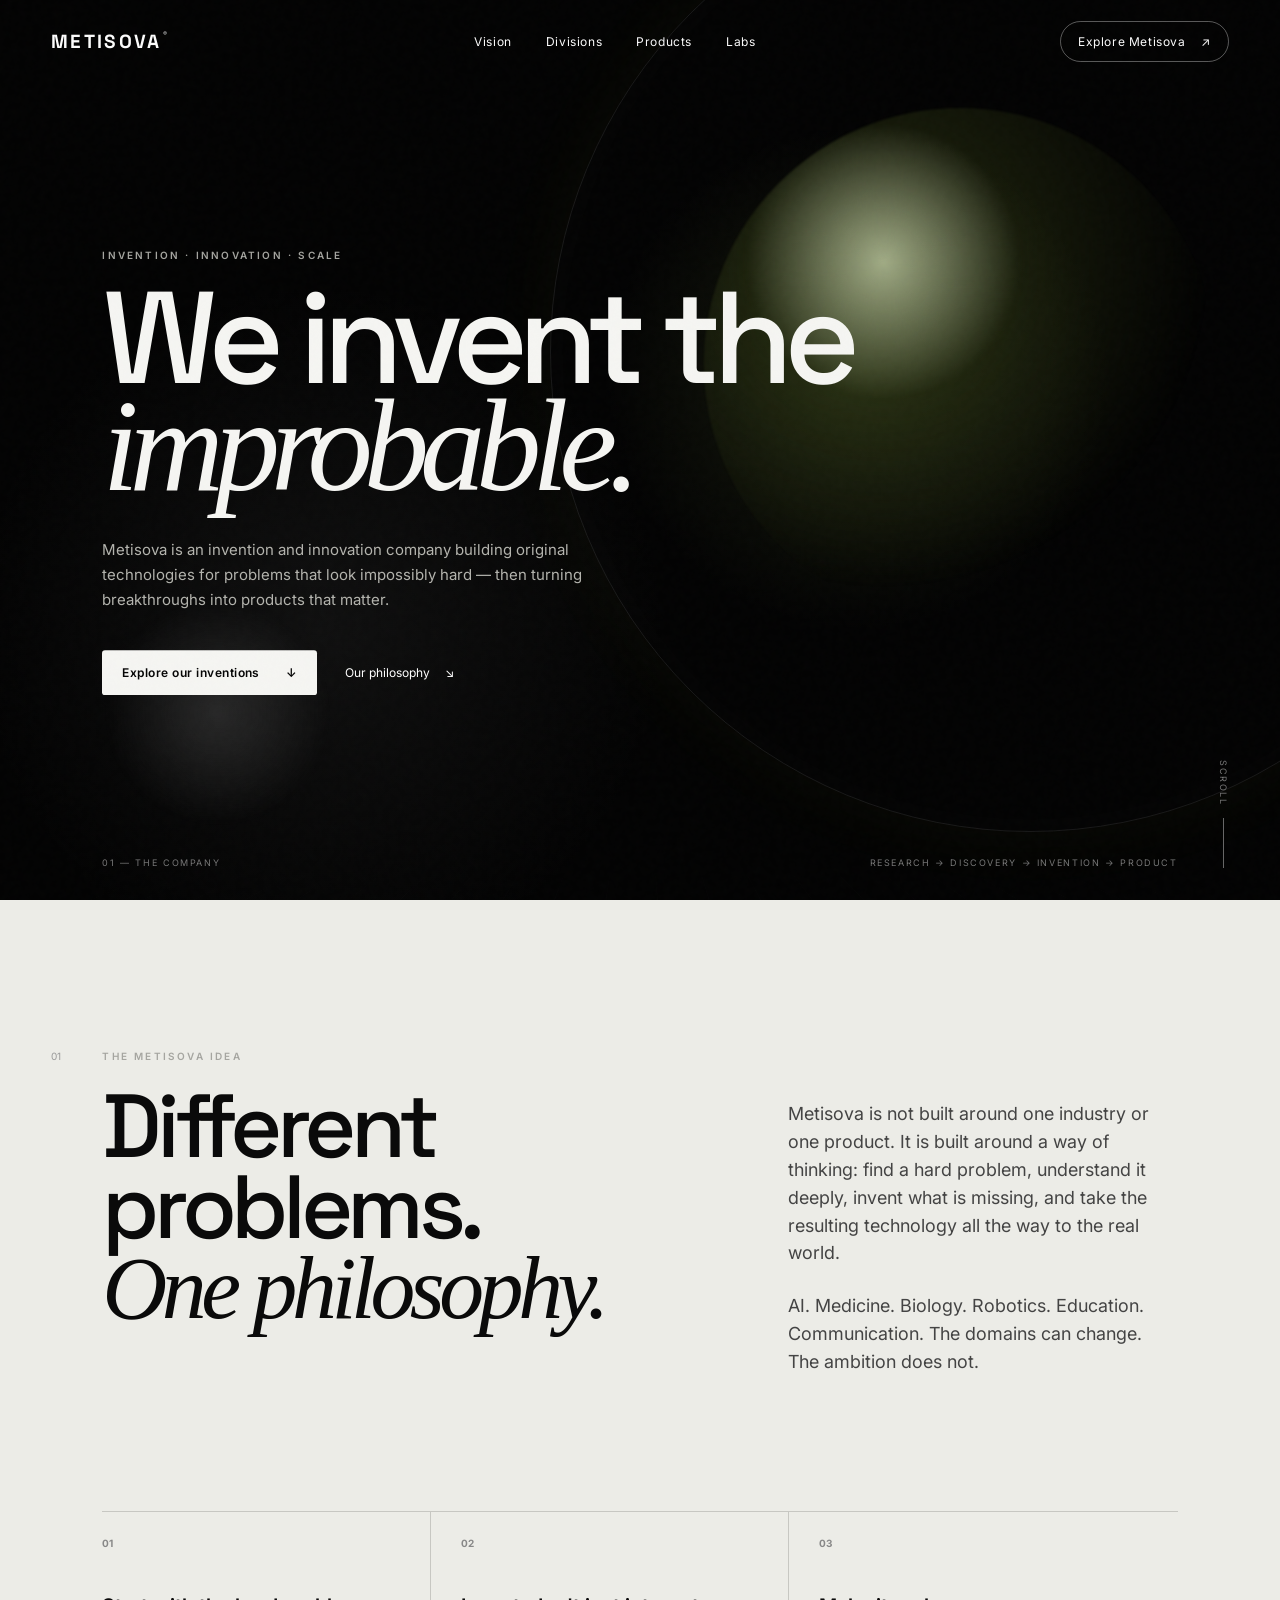
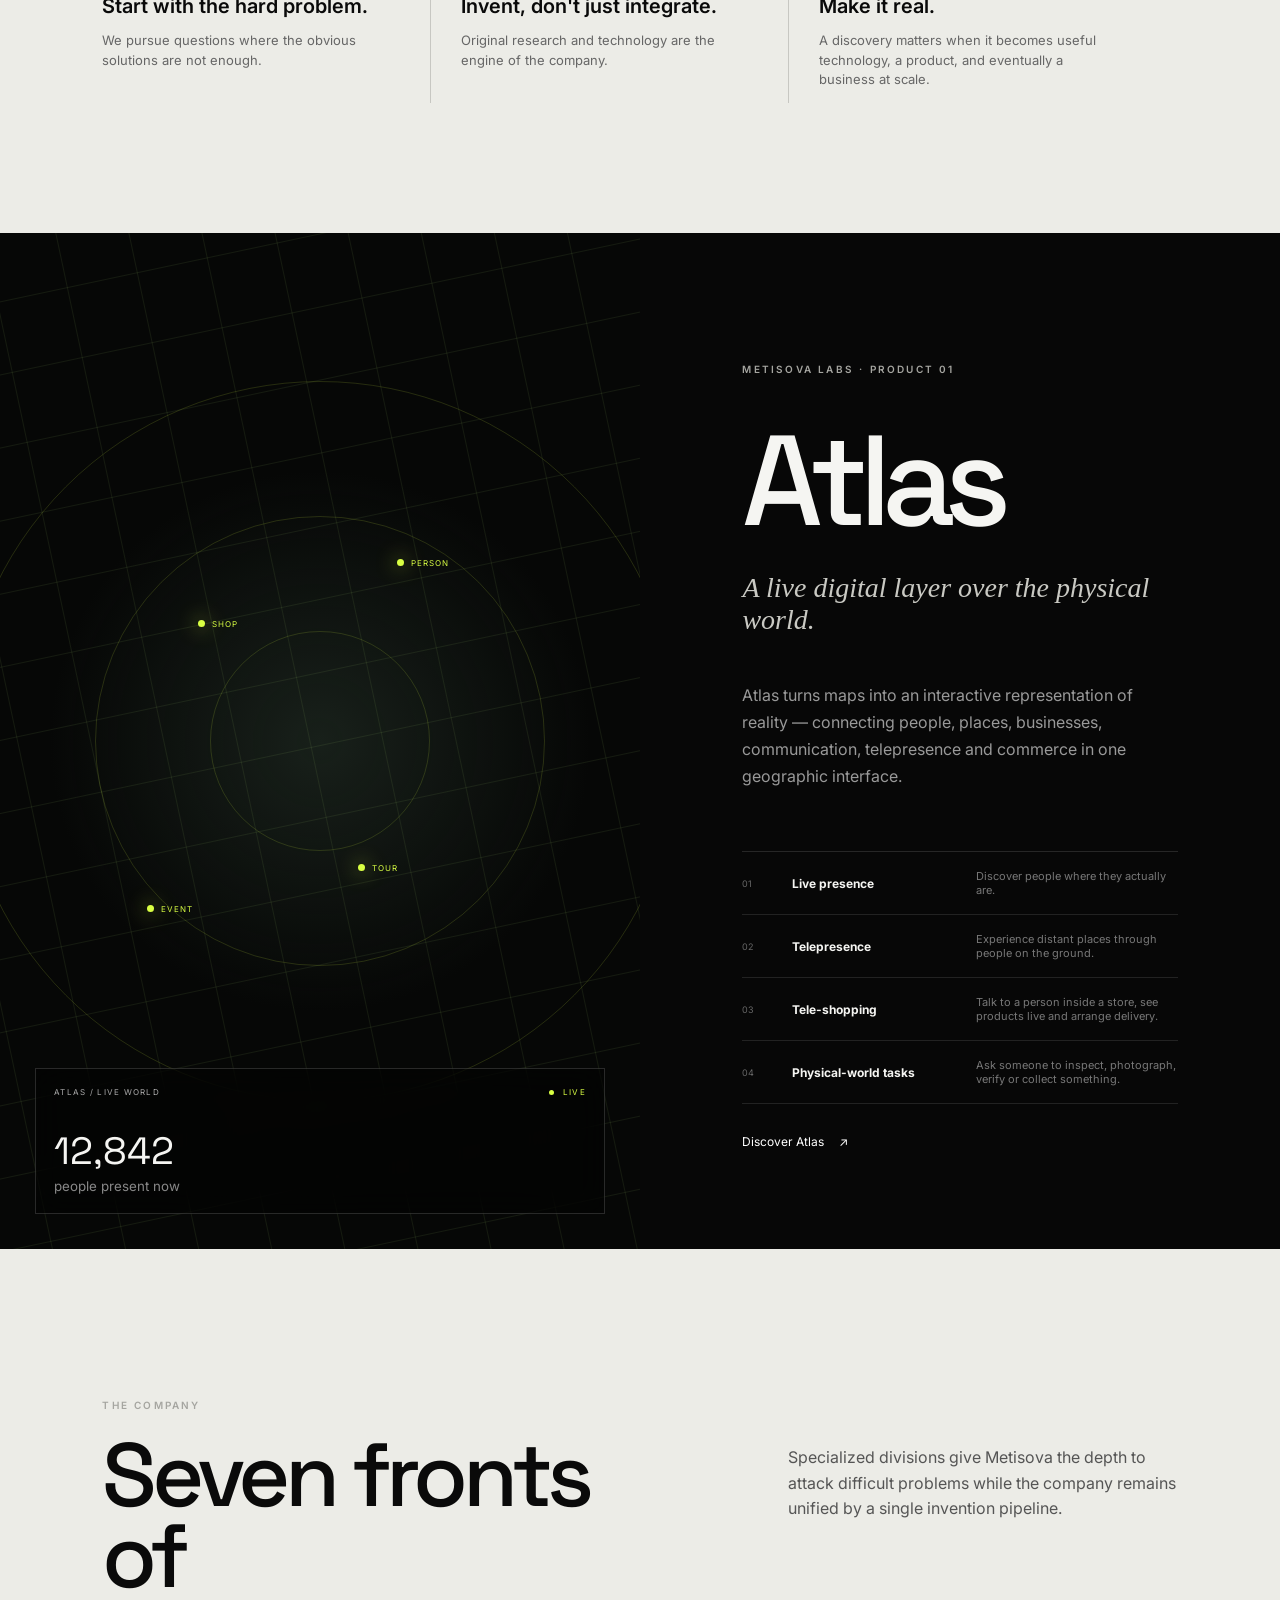
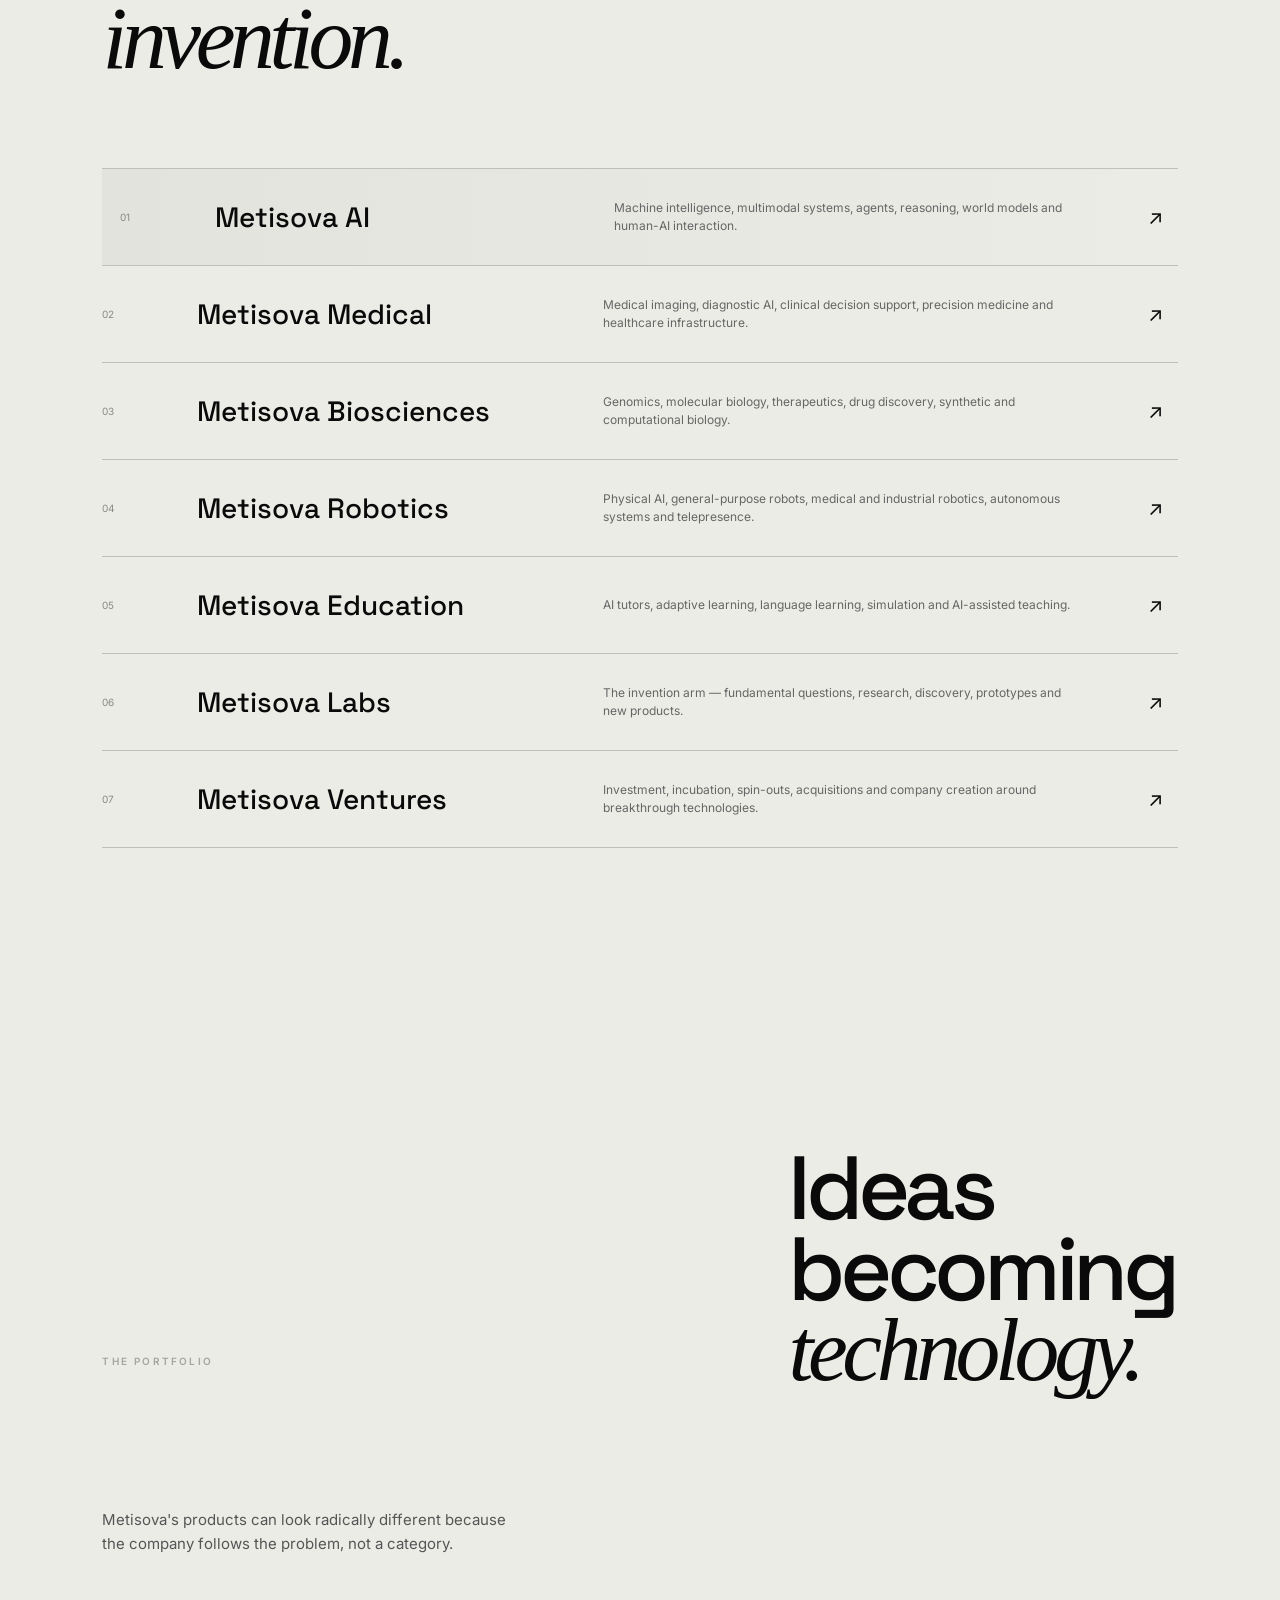
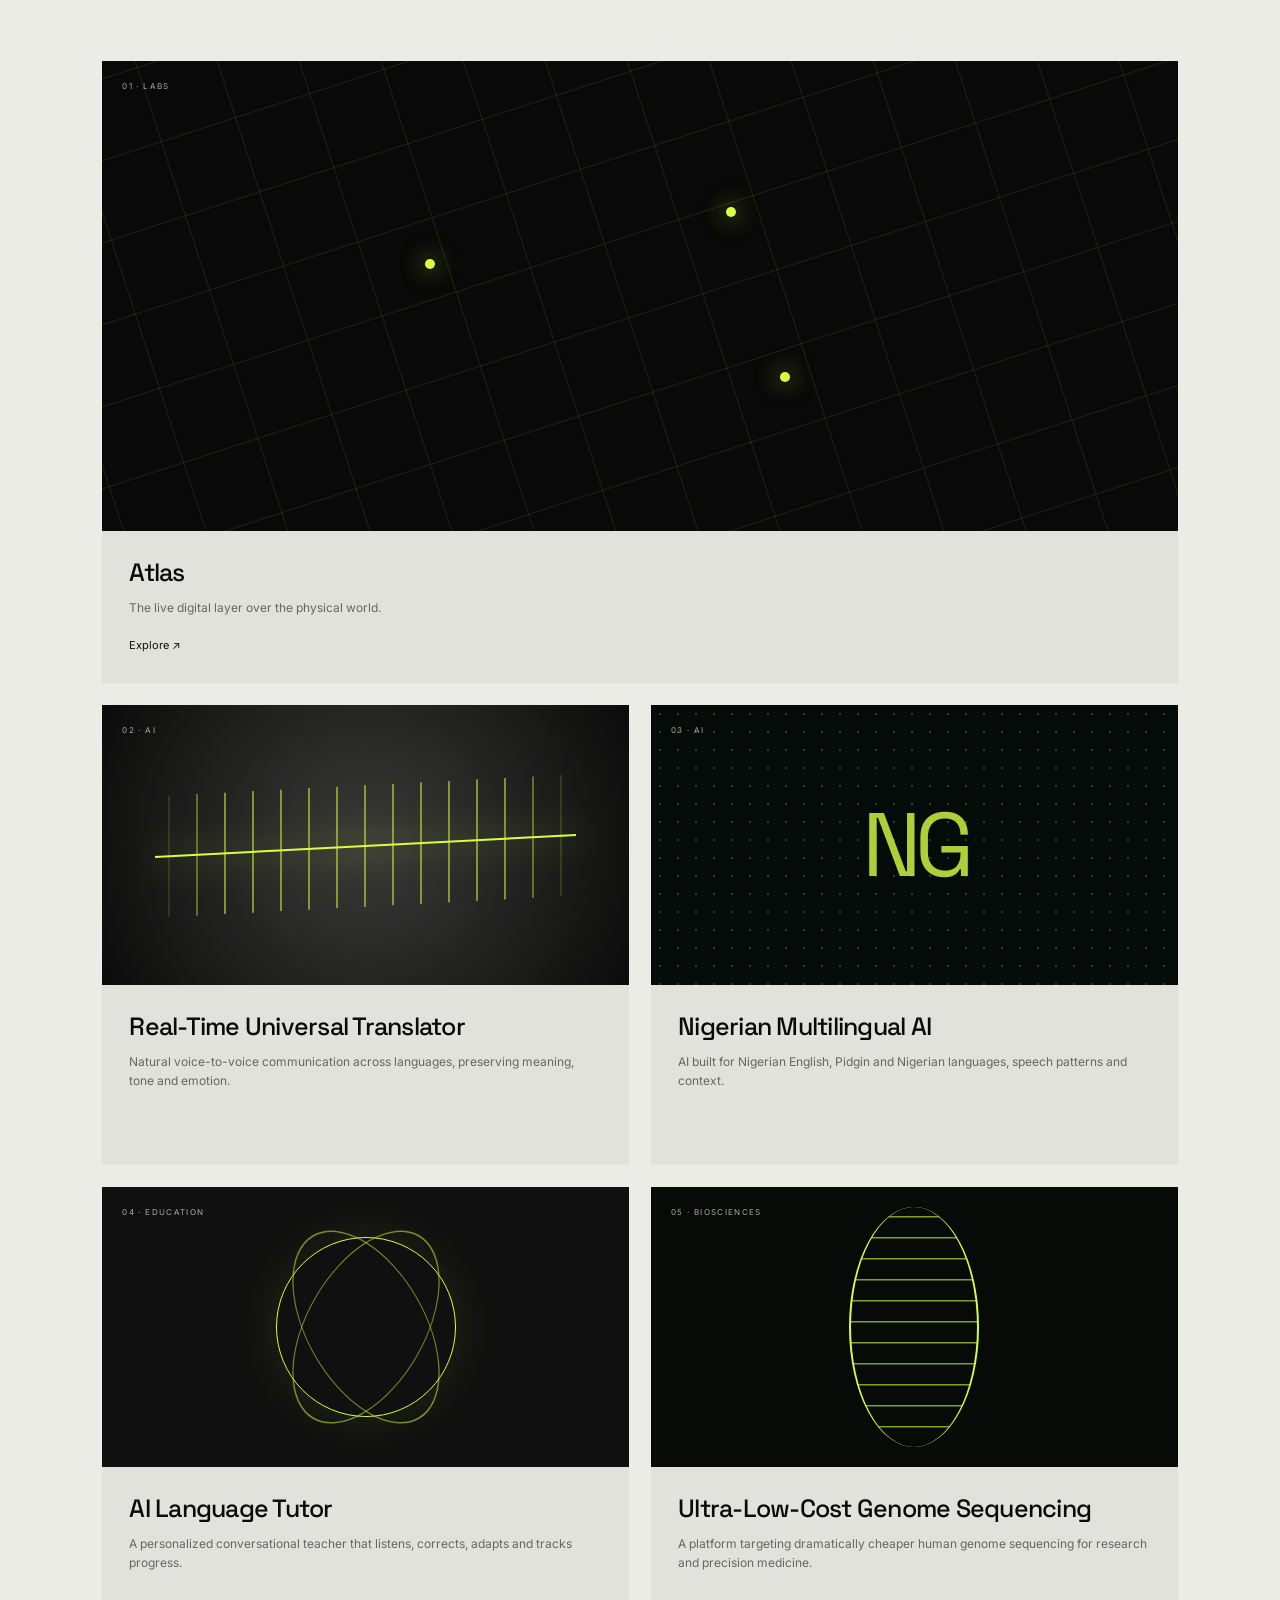
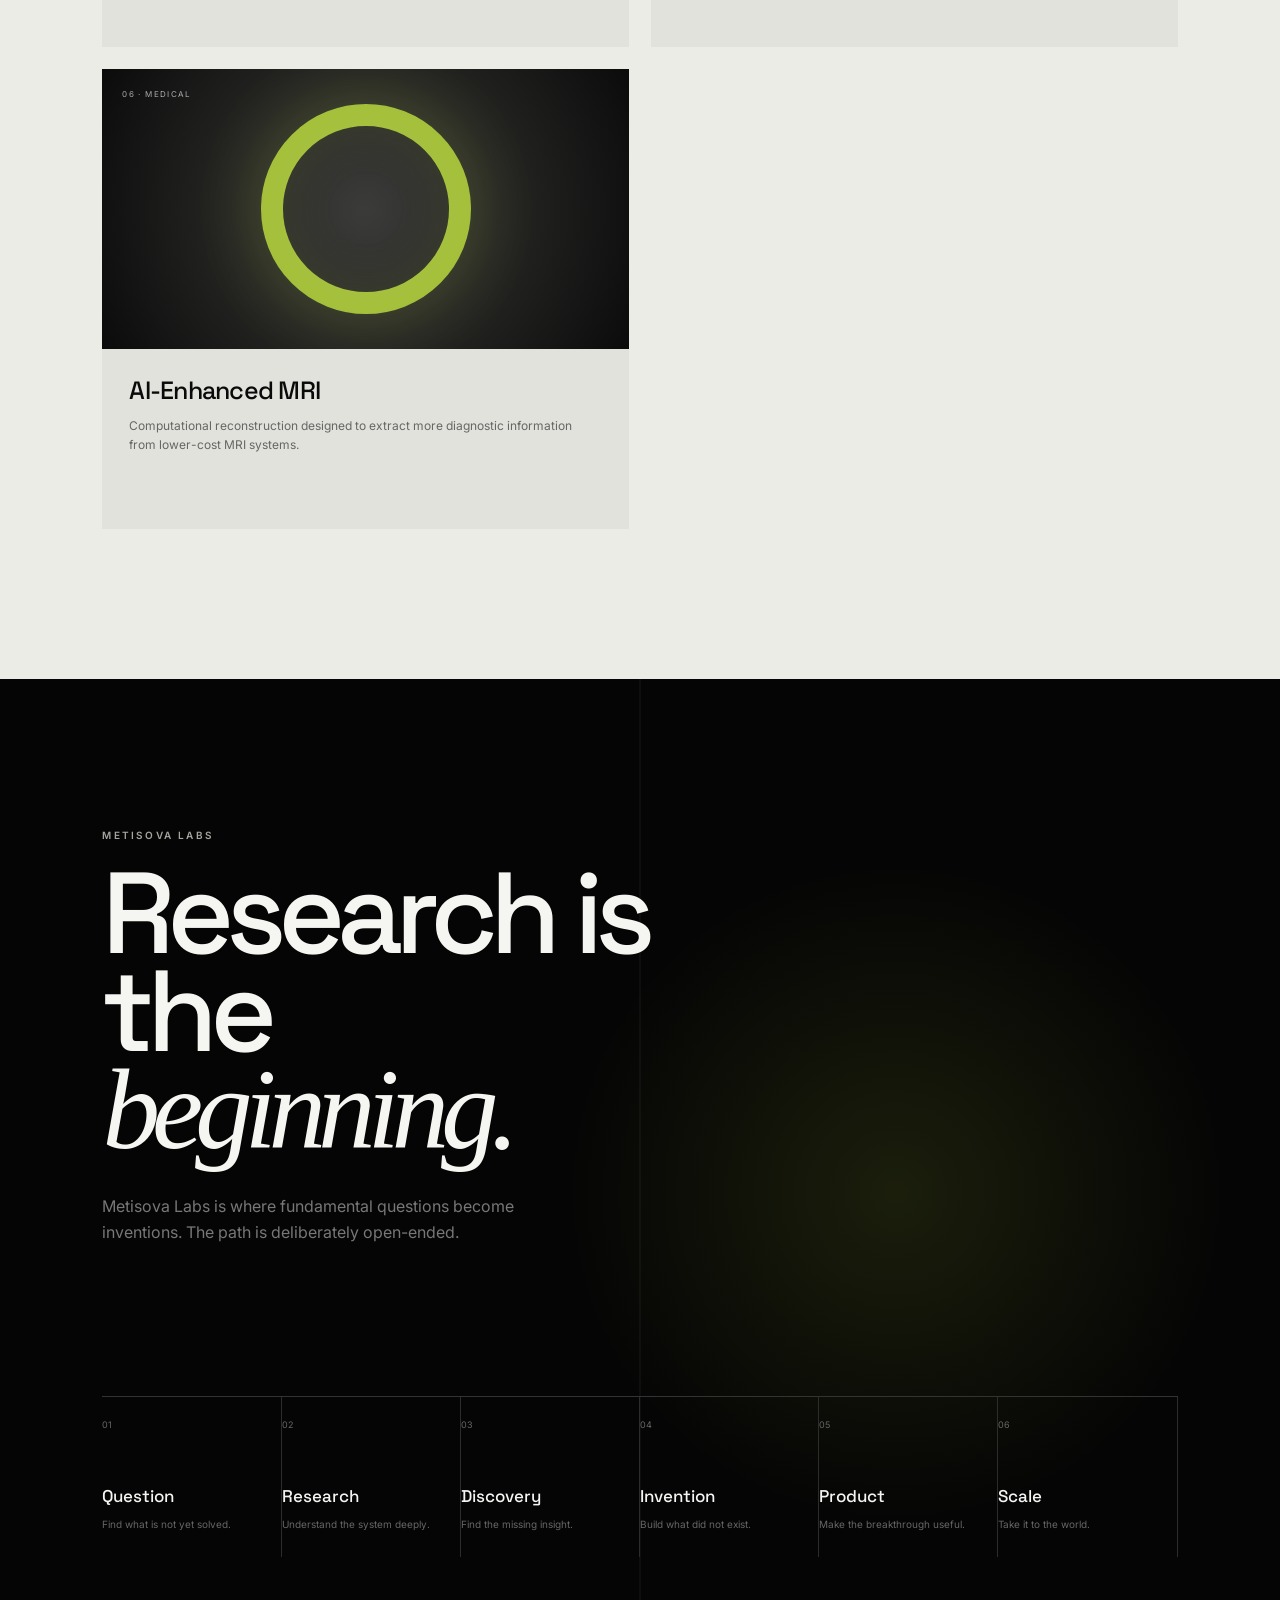
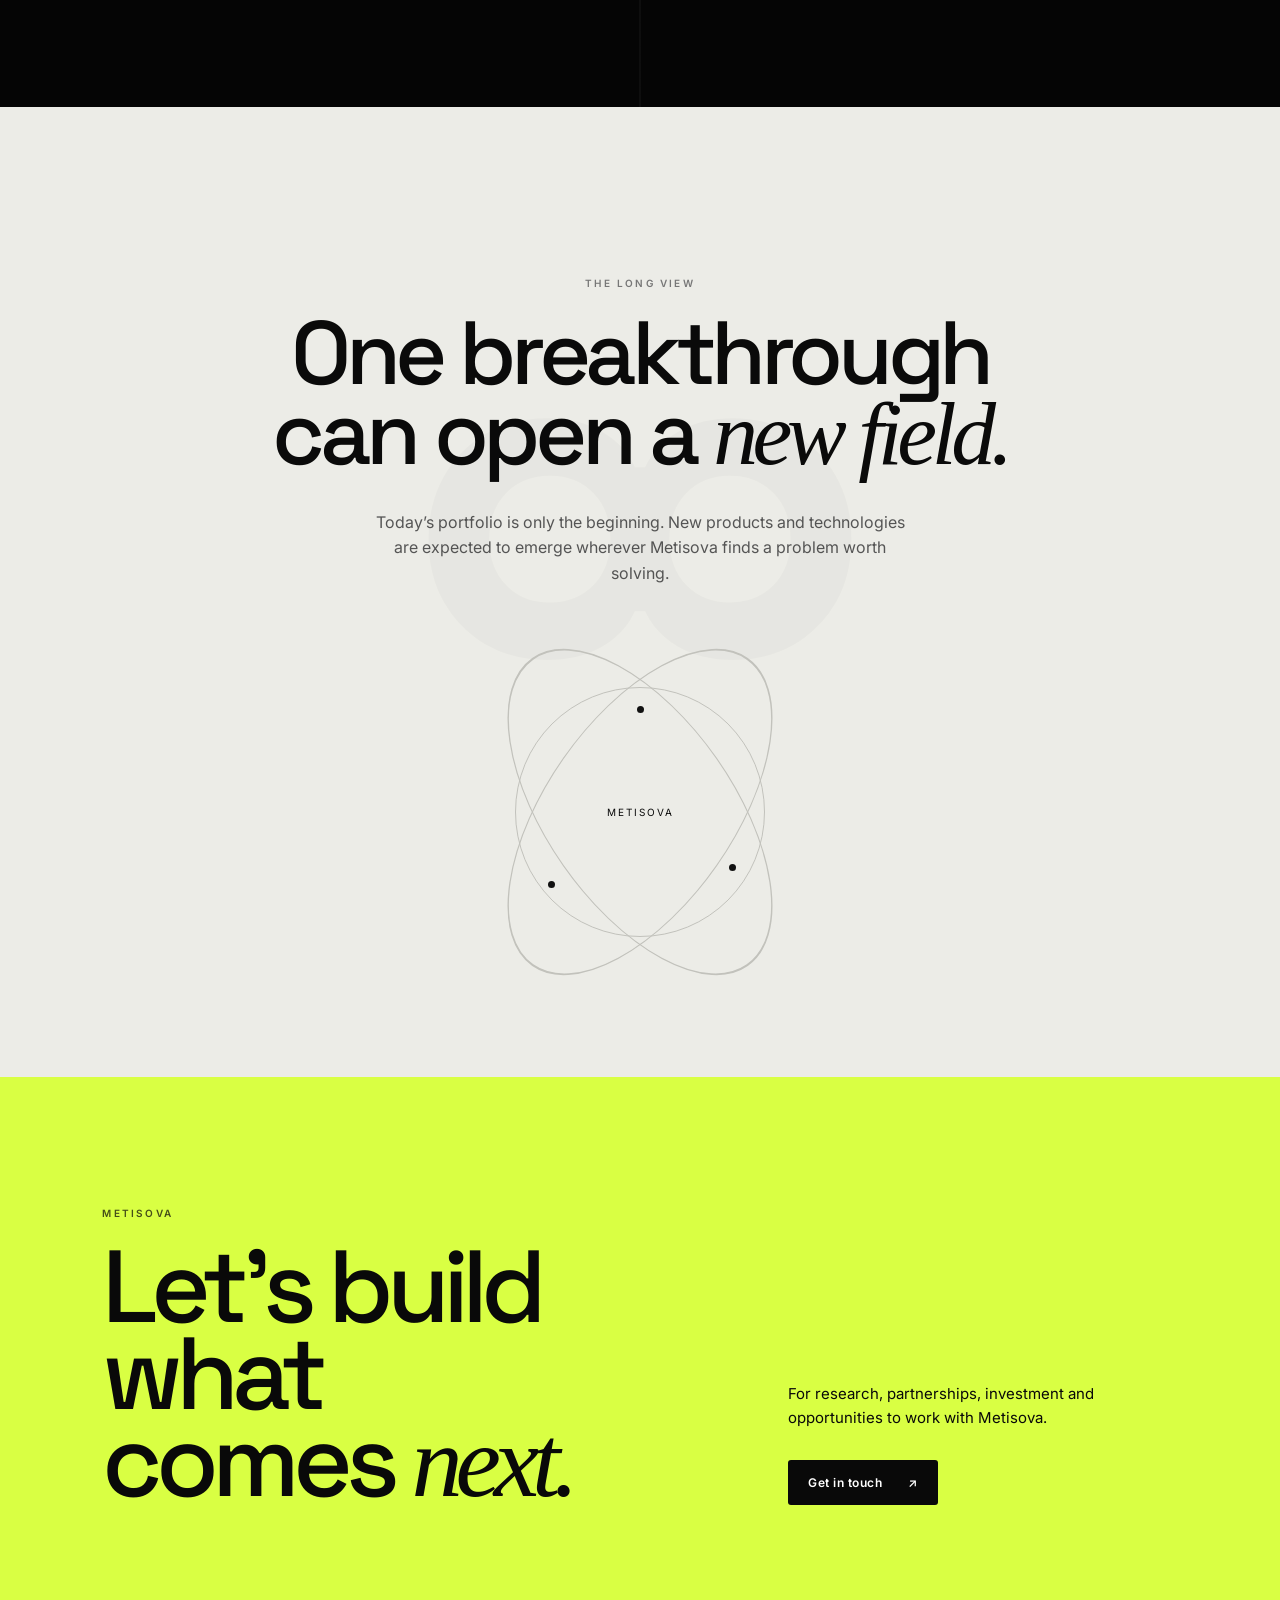
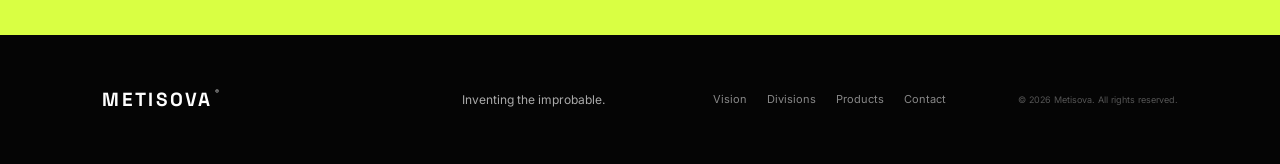
<file: index.html>
<!DOCTYPE html>
<html lang="en">
<head>
  <meta charset="UTF-8" />
  <meta name="viewport" content="width=device-width, initial-scale=1.0" />
  <meta name="description" content="Metisova — an invention and innovation company solving hard problems across AI, medicine, biotechnology, robotics, communication and education." />
  <title>Metisova — Inventing What Comes Next</title>
  <link rel="preconnect" href="https://fonts.googleapis.com">
  <link rel="preconnect" href="https://fonts.gstatic.com" crossorigin>
  <link href="https://fonts.googleapis.com/css2?family=Inter:wght@400;500;600;700;800&family=Space+Grotesk:wght@400;500;600;700&display=swap" rel="stylesheet">
  <link rel="stylesheet" href="styles.css" />
</head>
<body>
  <div class="progress" id="progress"></div>
  <div class="noise"></div>

  <header class="nav" id="nav">
    <a class="brand" href="#top" aria-label="Metisova home">METISOVA<span>®</span></a>
    <nav class="nav-links">
      <a href="#vision">Vision</a>
      <a href="#divisions">Divisions</a>
      <a href="#products">Products</a>
      <a href="#labs">Labs</a>
    </nav>
    <a class="nav-cta" href="#contact">Explore Metisova <span>↗</span></a>
    <button class="menu" id="menu" aria-label="Open menu"><i></i><i></i></button>
  </header>

  <main id="top">
    <section class="hero" id="hero">
      <div class="hero-media">
        <div class="orb orb-a"></div><div class="orb orb-b"></div>
        <div class="grid-glow"></div>
        <div class="hero-lines"></div>
      </div>
      <div class="hero-content">
        <p class="eyebrow reveal">INVENTION · INNOVATION · SCALE</p>
        <h1 class="reveal delay-1">We invent the<br><em>improbable.</em></h1>
        <p class="hero-copy reveal delay-2">Metisova is an invention and innovation company building original technologies for problems that look impossibly hard — then turning breakthroughs into products that matter.</p>
        <div class="hero-actions reveal delay-3">
          <a class="button button-light" href="#products">Explore our inventions <span>↓</span></a>
          <a class="text-link" href="#vision">Our philosophy <span>↘</span></a>
        </div>
      </div>
      <div class="hero-meta">
        <span>01 — THE COMPANY</span><span>RESEARCH → DISCOVERY → INVENTION → PRODUCT</span>
      </div>
      <div class="scroll-cue">SCROLL <span></span></div>
    </section>

    <section class="manifesto" id="vision">
      <div class="section-index">01</div>
      <div class="manifesto-grid">
        <div>
          <p class="eyebrow">THE METISOVA IDEA</p>
          <h2>Different problems.<br><span>One philosophy.</span></h2>
        </div>
        <div class="manifesto-copy">
          <p>Metisova is not built around one industry or one product. It is built around a way of thinking: find a hard problem, understand it deeply, invent what is missing, and take the resulting technology all the way to the real world.</p>
          <p>AI. Medicine. Biology. Robotics. Education. Communication. The domains can change. The ambition does not.</p>
        </div>
      </div>
      <div class="principles">
        <article><b>01</b><strong>Start with the hard problem.</strong><p>We pursue questions where the obvious solutions are not enough.</p></article>
        <article><b>02</b><strong>Invent, don't just integrate.</strong><p>Original research and technology are the engine of the company.</p></article>
        <article><b>03</b><strong>Make it real.</strong><p>A discovery matters when it becomes useful technology, a product, and eventually a business at scale.</p></article>
      </div>
    </section>

    <section class="atlas" id="atlas">
      <div class="atlas-visual">
        <div class="map-grid"></div>
        <div class="map-ring ring-1"></div><div class="map-ring ring-2"></div><div class="map-ring ring-3"></div>
        <div class="pin p1"><span></span><label>SHOP</label></div>
        <div class="pin p2"><span></span><label>PERSON</label></div>
        <div class="pin p3"><span></span><label>TOUR</label></div>
        <div class="pin p4"><span></span><label>EVENT</label></div>
        <div class="atlas-ui">
          <div class="ui-top"><span>ATLAS / LIVE WORLD</span><span class="live"><i></i> LIVE</span></div>
          <div class="ui-bottom"><b>12,842</b><small>people present now</small></div>
        </div>
      </div>
      <div class="atlas-copy">
        <p class="eyebrow">METISOVA LABS · PRODUCT 01</p>
        <h2>Atlas</h2>
        <p class="lead">A live digital layer over the physical world.</p>
        <p>Atlas turns maps into an interactive representation of reality — connecting people, places, businesses, communication, telepresence and commerce in one geographic interface.</p>
        <div class="atlas-features">
          <div><span>01</span><strong>Live presence</strong><small>Discover people where they actually are.</small></div>
          <div><span>02</span><strong>Telepresence</strong><small>Experience distant places through people on the ground.</small></div>
          <div><span>03</span><strong>Tele-shopping</strong><small>Talk to a person inside a store, see products live and arrange delivery.</small></div>
          <div><span>04</span><strong>Physical-world tasks</strong><small>Ask someone to inspect, photograph, verify or collect something.</small></div>
        </div>
        <a class="arrow-link" href="#products">Discover Atlas <span>↗</span></a>
      </div>
    </section>

    <section class="divisions" id="divisions">
      <div class="section-head">
        <div><p class="eyebrow">THE COMPANY</p><h2>Seven fronts of<br><span>invention.</span></h2></div>
        <p>Specialized divisions give Metisova the depth to attack difficult problems while the company remains unified by a single invention pipeline.</p>
      </div>
      <div class="division-list">
        <article class="division active" data-number="01" data-name="AI" data-image="ai"><div class="dnum">01</div><h3>Metisova AI</h3><p>Machine intelligence, multimodal systems, agents, reasoning, world models and human-AI interaction.</p><span>↗</span></article>
        <a href="https://medical.metisova.com" class="division-link">
  <article class="division" data-number="02" data-name="Medical" data-image="medical">
    <div class="dnum">02</div>
    <h3>Metisova Medical</h3>
    <p>Medical imaging, diagnostic AI, clinical decision support, precision medicine and healthcare infrastructure.</p>
    <span>↗</span>
  </article>
</a>
        <article class="division" data-number="03" data-name="Biosciences" data-image="bio"><div class="dnum">03</div><h3>Metisova Biosciences</h3><p>Genomics, molecular biology, therapeutics, drug discovery, synthetic and computational biology.</p><span>↗</span></article>
        <article class="division" data-number="04" data-name="Robotics" data-image="robotics"><div class="dnum">04</div><h3>Metisova Robotics</h3><p>Physical AI, general-purpose robots, medical and industrial robotics, autonomous systems and telepresence.</p><span>↗</span></article>
        <article class="division" data-number="05" data-name="Education" data-image="education"><div class="dnum">05</div><h3>Metisova Education</h3><p>AI tutors, adaptive learning, language learning, simulation and AI-assisted teaching.</p><span>↗</span></article>
        <article class="division" data-number="06" data-name="Labs" data-image="labs"><div class="dnum">06</div><h3>Metisova Labs</h3><p>The invention arm — fundamental questions, research, discovery, prototypes and new products.</p><span>↗</span></article>
        <article class="division" data-number="07" data-name="Ventures" data-image="ventures"><div class="dnum">07</div><h3>Metisova Ventures</h3><p>Investment, incubation, spin-outs, acquisitions and company creation around breakthrough technologies.</p><span>↗</span></article>
      </div>
    </section>

    <section class="products" id="products">
      <div class="product-intro"><p class="eyebrow">THE PORTFOLIO</p><h2>Ideas becoming<br><span>technology.</span></h2><p>Metisova's products can look radically different because the company follows the problem, not a category.</p></div>
      <div class="product-grid">
        <article class="product-card product-large"><div class="product-image atlas-mini"><div class="mini-map"></div><span class="card-tag">01 · LABS</span><div class="mini-dot d1"></div><div class="mini-dot d2"></div><div class="mini-dot d3"></div></div><div class="product-body"><h3>Atlas</h3><p>The live digital layer over the physical world.</p><a href="#atlas">Explore ↗</a></div></article>
        <article class="product-card"><div class="product-image voice"><div class="waveform"></div><span class="card-tag">02 · AI</span></div><div class="product-body"><h3>Real-Time Universal Translator</h3><p>Natural voice-to-voice communication across languages, preserving meaning, tone and emotion.</p></div></article>
        <article class="product-card"><div class="product-image nigeria"><div class="nigeria-grid"></div><span class="card-tag">03 · AI</span><span class="ng-label">NG</span></div><div class="product-body"><h3>Nigerian Multilingual AI</h3><p>AI built for Nigerian English, Pidgin and Nigerian languages, speech patterns and context.</p></div></article>
        <article class="product-card"><div class="product-image tutor"><div class="tutor-orbit"></div><span class="card-tag">04 · EDUCATION</span></div><div class="product-body"><h3>AI Language Tutor</h3><p>A personalized conversational teacher that listens, corrects, adapts and tracks progress.</p></div></article>
        <article class="product-card"><div class="product-image genome"><div class="helix"></div><span class="card-tag">05 · BIOSCIENCES</span></div><div class="product-body"><h3>Ultra-Low-Cost Genome Sequencing</h3><p>A platform targeting dramatically cheaper human genome sequencing for research and precision medicine.</p></div></article>
        <article class="product-card"><div class="product-image mri"><div class="mri-ring"></div><span class="card-tag">06 · MEDICAL</span></div><div class="product-body"><h3>AI-Enhanced MRI</h3><p>Computational reconstruction designed to extract more diagnostic information from lower-cost MRI systems.</p></div></article>
      </div>
    </section>

    <section class="pipeline" id="labs">
      <div class="pipeline-bg"></div>
      <div class="pipeline-content"><p class="eyebrow">METISOVA LABS</p><h2>Research is the<br><em>beginning.</em></h2><p>Metisova Labs is where fundamental questions become inventions. The path is deliberately open-ended.</p></div>
      <div class="pipeline-steps">
        <div><span>01</span><b>Question</b><small>Find what is not yet solved.</small></div><div><span>02</span><b>Research</b><small>Understand the system deeply.</small></div><div><span>03</span><b>Discovery</b><small>Find the missing insight.</small></div><div><span>04</span><b>Invention</b><small>Build what did not exist.</small></div><div><span>05</span><b>Product</b><small>Make the breakthrough useful.</small></div><div><span>06</span><b>Scale</b><small>Take it to the world.</small></div>
      </div>
    </section>

    <section class="future">
      <div class="future-number">∞</div><p class="eyebrow">THE LONG VIEW</p><h2>One breakthrough<br>can open a <span>new field.</span></h2><p>Today’s portfolio is only the beginning. New products and technologies are expected to emerge wherever Metisova finds a problem worth solving.</p>
      <div class="future-orbit"><i></i><i></i><i></i><span>METISOVA</span></div>
    </section>

    <section class="contact" id="contact">
      <div><p class="eyebrow">METISOVA</p><h2>Let's build what<br>comes <em>next.</em></h2></div>
      <div class="contact-right"><p>For research, partnerships, investment and opportunities to work with Metisova.</p><a class="button button-dark" href="mailto:hello@metisova.com">Get in touch <span>↗</span></a></div>
    </section>
  </main>

  <footer><a class="brand" href="#top">METISOVA<span>®</span></a><p>Inventing the improbable.</p><div><a href="#vision">Vision</a><a href="#divisions">Divisions</a><a href="#products">Products</a><a href="#contact">Contact</a></div><small>© 2026 Metisova. All rights reserved.</small></footer>
  <script src="script.js"></script>
</body>
</html>
</file>
<file: styles.css>
:root{--black:#050505;--ink:#0a0a0a;--white:#f5f5f2;--muted:#9b9b97;--line:rgba(255,255,255,.13);--lime:#d9ff43;--paper:#ecece7}*{box-sizing:border-box}html{scroll-behavior:smooth}body{margin:0;background:var(--black);color:var(--white);font-family:Inter,Arial,sans-serif;overflow-x:hidden}.noise{position:fixed;inset:0;pointer-events:none;z-index:20;opacity:.035;background-image:url("data:image/svg+xml,%3Csvg viewBox='0 0 160 160' xmlns='http://www.w3.org/2000/svg'%3E%3Cfilter id='n'%3E%3CfeTurbulence type='fractalNoise' baseFrequency='.8' numOctaves='4' stitchTiles='stitch'/%3E%3C/filter%3E%3Crect width='100%25' height='100%25' filter='url(%23n)' opacity='.5'/%3E%3C/svg%3E")}.progress{position:fixed;top:0;left:0;width:0;height:2px;background:var(--lime);z-index:100}.nav{position:fixed;top:0;left:0;width:100%;height:82px;padding:0 4vw;display:flex;align-items:center;justify-content:space-between;z-index:50;mix-blend-mode:difference}.brand{font-family:"Space Grotesk";font-size:19px;font-weight:700;letter-spacing:.12em;color:#fff;text-decoration:none}.brand span{font-size:8px;vertical-align:top;margin-left:2px}.nav-links{display:flex;gap:34px}.nav-links a,.nav-cta{color:#fff;text-decoration:none;font-size:12px;letter-spacing:.05em}.nav-cta{border:1px solid rgba(255,255,255,.35);padding:12px 17px;border-radius:30px}.nav-cta span{margin-left:12px}.menu{display:none;background:none;border:0}.hero{height:100svh;min-height:720px;position:relative;overflow:hidden;background:#030303}.hero-media{position:absolute;inset:0;background:radial-gradient(circle at 67% 42%,rgba(93,112,50,.23),transparent 25%),radial-gradient(circle at 25% 70%,rgba(75,75,75,.18),transparent 30%)}.grid-glow{position:absolute;inset:-10%;background-image:linear-gradient(rgba(255,255,255,.045) 1px,transparent 1px),linear-gradient(90deg,rgba(255,255,255,.045) 1px,transparent 1px);background-size:72px 72px;transform:perspective(650px) rotateX(64deg) translateY(34%);transform-origin:center bottom;mask-image:linear-gradient(to top,black,transparent 75%)}.hero-lines{position:absolute;width:75vw;height:75vw;right:-18vw;top:-10vw;border:1px solid rgba(255,255,255,.09);border-radius:50%;box-shadow:0 0 80px rgba(217,255,67,.04),inset 0 0 80px rgba(255,255,255,.02)}.orb{position:absolute;border-radius:50%;filter:blur(1px)}.orb-a{width:40vw;height:40vw;right:5vw;top:12vh;background:radial-gradient(circle at 35% 30%,rgba(240,255,200,.65),rgba(128,153,50,.15) 28%,transparent 67%);animation:float 9s ease-in-out infinite}.orb-b{width:18vw;height:18vw;left:8vw;bottom:8vh;background:radial-gradient(circle,rgba(255,255,255,.12),transparent 70%);animation:float 12s ease-in-out infinite reverse}.hero-content{position:absolute;left:8vw;top:50%;transform:translateY(-45%);max-width:1000px}.eyebrow{font-size:10px;letter-spacing:.22em;color:#a5a5a0;margin:0 0 24px;font-weight:600}.hero h1{font-family:"Space Grotesk";font-size:clamp(70px,10.2vw,165px);line-height:.82;letter-spacing:-.07em;margin:0;font-weight:500}.hero h1 em,.pipeline h2 em,.contact h2 em{font-family:Georgia,serif;font-style:italic;font-weight:400}.hero-copy{max-width:520px;color:#b4b4ae;line-height:1.65;font-size:15px;margin:38px 0}.hero-actions{display:flex;align-items:center;gap:28px}.button{display:inline-flex;align-items:center;gap:26px;padding:15px 20px;border-radius:3px;text-decoration:none;font-size:12px;font-weight:600;letter-spacing:.04em;transition:.3s}.button-light{background:#f5f5f2;color:#050505}.button-light:hover{background:var(--lime);transform:translateY(-2px)}.text-link,.arrow-link{color:#fff;text-decoration:none;font-size:12px}.text-link span,.arrow-link span{margin-left:12px}.hero-meta{position:absolute;bottom:32px;left:8vw;right:8vw;display:flex;justify-content:space-between;color:#777;font-size:9px;letter-spacing:.18em}.scroll-cue{position:absolute;right:4vw;bottom:32px;font-size:9px;letter-spacing:.18em;color:#777;writing-mode:vertical-rl;display:flex;align-items:center;gap:12px}.scroll-cue span{width:1px;height:50px;background:#666}.manifesto,.divisions,.products,.future{background:var(--paper);color:var(--ink)}.manifesto{padding:150px 8vw 130px;position:relative}.section-index{position:absolute;top:150px;left:4vw;color:#999;font-size:10px}.manifesto-grid{display:grid;grid-template-columns:1.2fr .8fr;gap:8vw}.manifesto h2,.section-head h2,.product-intro h2,.future h2{font-family:"Space Grotesk";font-weight:500;letter-spacing:-.06em;font-size:clamp(50px,7vw,105px);line-height:.9;margin:0}.manifesto h2 span,.section-head h2 span,.product-intro h2 span,.future h2 span{font-family:Georgia,serif;font-style:italic;font-weight:400}.manifesto-copy{padding-top:50px;max-width:520px}.manifesto-copy p{font-size:18px;line-height:1.55;margin:0 0 25px;color:#444}.principles{border-top:1px solid #c7c7c2;margin-top:110px;display:grid;grid-template-columns:repeat(3,1fr)}.principles article{padding:25px 30px 0 0;border-right:1px solid #c7c7c2;margin-right:30px}.principles article:last-child{border:0}.principles b{display:block;font-size:10px;color:#888;margin-bottom:45px}.principles strong{font-size:20px;font-weight:600}.principles p{color:#666;line-height:1.5;font-size:13px;max-width:280px}.atlas{min-height:100vh;display:grid;grid-template-columns:1fr 1fr;background:#070707}.atlas-visual{min-height:800px;position:relative;overflow:hidden;background:radial-gradient(circle at 50% 50%,#18201a,transparent 45%),#060706}.map-grid{position:absolute;inset:-20%;background-image:linear-gradient(rgba(200,255,130,.08) 1px,transparent 1px),linear-gradient(90deg,rgba(200,255,130,.08) 1px,transparent 1px);background-size:55px 55px;transform:rotate(-12deg) scale(1.3);animation:pan 20s linear infinite}.map-ring{position:absolute;border:1px solid rgba(217,255,67,.15);border-radius:50%;left:50%;top:50%;transform:translate(-50%,-50%)}.ring-1{width:220px;height:220px}.ring-2{width:450px;height:450px}.ring-3{width:720px;height:720px}.pin{position:absolute;display:flex;align-items:center;gap:7px;font-size:8px;letter-spacing:.12em;color:#d9ff43}.pin span{width:7px;height:7px;background:#d9ff43;border-radius:50%;box-shadow:0 0 20px #d9ff43;animation:pulse 2s infinite}.p1{left:31%;top:38%}.p2{left:62%;top:32%}.p3{left:56%;top:62%}.p4{left:23%;top:66%}.atlas-ui{position:absolute;left:35px;right:35px;bottom:35px;border:1px solid rgba(255,255,255,.15);backdrop-filter:blur(16px);background:rgba(0,0,0,.38);padding:18px}.ui-top{display:flex;justify-content:space-between;font-size:8px;letter-spacing:.16em;color:#aaa}.live{color:#d9ff43}.live i{display:inline-block;width:5px;height:5px;border-radius:50%;background:#d9ff43;margin-right:6px}.ui-bottom{margin-top:30px}.ui-bottom b{font-family:"Space Grotesk";font-size:38px;font-weight:400;display:block}.ui-bottom small{color:#888}.atlas-copy{padding:130px 8vw 100px;display:flex;flex-direction:column;justify-content:center}.atlas-copy h2{font-family:"Space Grotesk";font-size:clamp(70px,10vw,150px);font-weight:500;letter-spacing:-.08em;margin:0 0 10px}.atlas-copy .lead{font-family:Georgia,serif;font-style:italic;font-size:28px;color:#c9c9c3;margin:0 0 30px}.atlas-copy>p:not(.eyebrow):not(.lead){color:#999;line-height:1.7;max-width:520px}.atlas-features{border-top:1px solid #262626;margin-top:45px}.atlas-features div{display:grid;grid-template-columns:35px 1fr 1.2fr;gap:15px;padding:17px 0;border-bottom:1px solid #222;align-items:center}.atlas-features span{font-size:9px;color:#666}.atlas-features strong{font-size:12px}.atlas-features small{font-size:11px;color:#777}.arrow-link{margin-top:30px}.divisions{padding:150px 8vw}.section-head{display:grid;grid-template-columns:1.2fr .8fr;gap:8vw;margin-bottom:90px}.section-head>p{color:#555;line-height:1.6;max-width:470px;padding-top:30px}.division-list{border-top:1px solid #bfc0ba}.division{position:relative;border-bottom:1px solid #bfc0ba;padding:30px 0;display:grid;grid-template-columns:70px 1.1fr 1.5fr 30px;align-items:center;gap:25px;cursor:pointer;transition:.35s}.division:hover,.division.active{padding-left:18px;background:linear-gradient(90deg,rgba(0,0,0,.04),transparent)}.division .dnum{font-size:10px;color:#888}.division h3{font-family:"Space Grotesk";font-size:28px;font-weight:500;margin:0}.division p{font-size:12px;line-height:1.5;color:#666;margin:0;max-width:480px}.division>span{font-size:20px}.products{padding:150px 8vw}.product-intro{display:grid;grid-template-columns:1.2fr .8fr;gap:8vw;align-items:end;margin-bottom:90px}.product-intro>p:last-child{font-size:15px;line-height:1.6;color:#555;max-width:430px}.product-grid{display:grid;grid-template-columns:repeat(2,1fr);gap:22px}.product-card{background:#e2e2dc;min-height:460px;display:flex;flex-direction:column;transition:transform .4s,box-shadow .4s}.product-card:hover{transform:translateY(-8px);box-shadow:0 30px 70px rgba(0,0,0,.13)}.product-image{height:280px;position:relative;overflow:hidden;background:#111}.product-large{grid-column:span 2}.product-large .product-image{height:470px}.card-tag{position:absolute;top:20px;left:20px;font-size:8px;letter-spacing:.17em;color:#aaa}.product-body{padding:25px 27px 30px}.product-body h3{font-family:"Space Grotesk";font-size:25px;font-weight:500;letter-spacing:-.03em;margin:0 0 10px}.product-body p{color:#666;font-size:12px;line-height:1.6;max-width:500px;margin:0}.product-body a{display:inline-block;color:#111;font-size:11px;text-decoration:none;margin-top:20px}.atlas-mini{background:#080908}.mini-map{position:absolute;inset:-30%;background-image:linear-gradient(rgba(217,255,67,.1) 1px,transparent 1px),linear-gradient(90deg,rgba(217,255,67,.1) 1px,transparent 1px);background-size:65px 65px;transform:rotate(-18deg) scale(1.2)}.mini-dot{position:absolute;width:10px;height:10px;border-radius:50%;background:#d9ff43;box-shadow:0 0 25px #d9ff43}.d1{left:30%;top:42%}.d2{left:58%;top:31%}.d3{left:63%;top:66%}.voice{background:radial-gradient(circle,#3a3a37,#0b0b0b)}.waveform{position:absolute;left:10%;right:10%;top:50%;height:2px;background:#d9ff43;box-shadow:0 0 35px #d9ff43;transform:skewY(-3deg)}.waveform:before,.waveform:after{content:"";position:absolute;inset:-60px 0;background:repeating-linear-gradient(90deg,transparent 0 13px,rgba(217,255,67,.6) 13px 15px,transparent 15px 28px);mask-image:linear-gradient(90deg,transparent,#000 15%,#000 85%,transparent);opacity:.5}.nigeria{background:#050b08}.nigeria-grid{position:absolute;inset:0;background-image:radial-gradient(rgba(217,255,67,.8) 1px,transparent 1px);background-size:18px 18px;opacity:.25}.ng-label{position:absolute;inset:0;display:grid;place-items:center;font-family:"Space Grotesk";font-size:90px;letter-spacing:-.08em;color:rgba(217,255,67,.8)}.tutor{background:#101010}.tutor-orbit{position:absolute;width:180px;height:180px;border:1px solid #d9ff43;border-radius:50%;left:50%;top:50%;transform:translate(-50%,-50%);box-shadow:0 0 50px rgba(217,255,67,.1)}.tutor-orbit:before,.tutor-orbit:after{content:"";position:absolute;border:1px solid rgba(217,255,67,.5);border-radius:50%;inset:30px;transform:rotate(60deg) scaleX(1.8)}.tutor-orbit:after{transform:rotate(-60deg) scaleX(1.8)}.genome{background:#080a08}.helix{position:absolute;width:130px;height:240px;left:50%;top:50%;transform:translate(-50%,-50%);background:repeating-linear-gradient(0deg,transparent 0 19px,rgba(217,255,67,.6) 20px 21px);border-left:2px solid #d9ff43;border-right:2px solid #d9ff43;border-radius:50%;animation:spin 7s linear infinite}.mri{background:radial-gradient(circle at center,#3b3b39,#0b0b0b)}.mri-ring{position:absolute;width:210px;height:210px;border:22px solid rgba(217,255,67,.7);border-radius:50%;left:50%;top:50%;transform:translate(-50%,-50%);box-shadow:0 0 80px rgba(217,255,67,.2),inset 0 0 50px rgba(217,255,67,.1)}.pipeline{min-height:900px;background:#050505;position:relative;overflow:hidden;padding:150px 8vw}.pipeline-bg{position:absolute;inset:0;background:radial-gradient(circle at 70% 50%,rgba(217,255,67,.1),transparent 32%),linear-gradient(90deg,transparent 49.9%,rgba(255,255,255,.06) 50%,transparent 50.1%)}.pipeline-content{position:relative;z-index:2;max-width:650px}.pipeline h2{font-family:"Space Grotesk";font-size:clamp(70px,9vw,140px);line-height:.85;letter-spacing:-.07em;font-weight:500;margin:0}.pipeline-content>p:last-child{color:#777;line-height:1.6;max-width:450px;margin-top:35px}.pipeline-steps{position:relative;z-index:2;display:grid;grid-template-columns:repeat(6,1fr);margin-top:150px;border-top:1px solid #333}.pipeline-steps div{padding:22px 18px 0 0;border-right:1px solid #2c2c2c;min-height:160px}.pipeline-steps span{font-size:9px;color:#666;display:block;margin-bottom:55px}.pipeline-steps b{display:block;font-family:"Space Grotesk";font-weight:500;font-size:17px}.pipeline-steps small{display:block;color:#666;font-size:10px;line-height:1.5;margin-top:10px;padding-right:10px}.future{text-align:center;padding:170px 8vw 140px;position:relative;overflow:hidden}.future .eyebrow{color:#777}.future h2{margin:0 auto;max-width:900px}.future>p:not(.eyebrow){max-width:530px;margin:35px auto;color:#555;line-height:1.6}.future-number{position:absolute;font-family:"Space Grotesk";font-size:65vw;line-height:.6;color:rgba(0,0,0,.025);left:50%;top:45%;transform:translate(-50%,-50%);pointer-events:none}.future-orbit{width:250px;height:250px;margin:100px auto 0;border:1px solid #c2c2bc;border-radius:50%;position:relative;display:grid;place-items:center}.future-orbit:before,.future-orbit:after{content:"";position:absolute;border:1px solid #c2c2bc;border-radius:50%;inset:30px;transform:rotate(55deg) scaleX(2)}.future-orbit:after{transform:rotate(-55deg) scaleX(2)}.future-orbit span{font-size:10px;letter-spacing:.2em;z-index:2}.future-orbit i{position:absolute;width:7px;height:7px;background:#111;border-radius:50%}.future-orbit i:nth-child(1){top:18px}.future-orbit i:nth-child(2){right:28px;bottom:65px}.future-orbit i:nth-child(3){left:32px;bottom:48px}.contact{background:var(--lime);color:#090909;padding:130px 8vw;display:grid;grid-template-columns:1.2fr .8fr;gap:8vw}.contact h2{font-family:"Space Grotesk";font-size:clamp(60px,8vw,120px);line-height:.85;letter-spacing:-.07em;font-weight:500;margin:0}.contact-right{align-self:end}.contact-right p{font-size:15px;line-height:1.6;max-width:400px;margin:0 0 30px}.button-dark{background:#090909;color:#fff}.button-dark:hover{background:#fff;color:#090909}.contact .eyebrow{color:#454e19}footer{background:#050505;color:#aaa;padding:45px 8vw;display:grid;grid-template-columns:1.2fr .8fr 1fr auto;gap:30px;align-items:center}footer p{font-size:12px}footer div{display:flex;gap:20px}footer a:not(.brand){color:#888;text-decoration:none;font-size:11px}footer small{font-size:9px;color:#555}@keyframes float{50%{transform:translate3d(-20px,20px,0) scale(1.03)}}@keyframes pulse{50%{box-shadow:0 0 35px 8px rgba(217,255,67,.2)}}@keyframes pan{to{transform:rotate(-12deg) scale(1.3) translate(-55px,25px)}}@keyframes spin{to{transform:translate(-50%,-50%) rotate(360deg)}}.reveal{opacity:0;transform:translateY(25px);animation:reveal .9s cubic-bezier(.2,.7,.2,1) forwards}.delay-1{animation-delay:.12s}.delay-2{animation-delay:.25s}.delay-3{animation-delay:.38s}@keyframes reveal{to{opacity:1;transform:none}}
@media(max-width:900px){.nav{height:68px}.nav-links,.nav-cta{display:none}.menu{display:block}.menu i{display:block;width:23px;height:1px;background:#fff;margin:6px}.hero-content{left:7vw;right:7vw}.hero h1{font-size:18vw}.hero-copy{font-size:13px}.hero-meta{left:7vw;right:7vw}.hero-meta span:last-child{display:none}.manifesto,.divisions,.products,.future,.pipeline,.contact{padding-left:7vw;padding-right:7vw}.manifesto-grid,.section-head,.product-intro,.contact{grid-template-columns:1fr;gap:35px}.manifesto-copy{padding-top:0}.principles{grid-template-columns:1fr;gap:20px}.principles article{border-right:0;border-bottom:1px solid #c7c7c2;padding-bottom:20px;margin:0}.atlas{grid-template-columns:1fr}.atlas-visual{min-height:520px}.atlas-copy{padding:90px 7vw}.division{grid-template-columns:45px 1fr 20px;gap:10px}.division p{display:none}.product-grid{grid-template-columns:1fr}.product-large{grid-column:span 1}.product-large .product-image{height:300px}.pipeline{min-height:760px}.pipeline-steps{grid-template-columns:repeat(2,1fr);margin-top:90px}.pipeline-steps div{min-height:130px}.pipeline-steps span{margin-bottom:25px}footer{grid-template-columns:1fr 1fr}.hero-lines{width:110vw;height:110vw;right:-40vw}.orb-a{width:80vw;height:80vw;right:-10vw}}
.division-link,
.division-link:link,
.division-link:visited,
.division-link:hover,
.division-link:active,
.division-link:focus {
    color: inherit !important;
    text-decoration: none !important;
}

.division-link h3,
.division-link p,
.division-link span,
.division-link .dnum {
    text-decoration: none !important;
}
</file>
